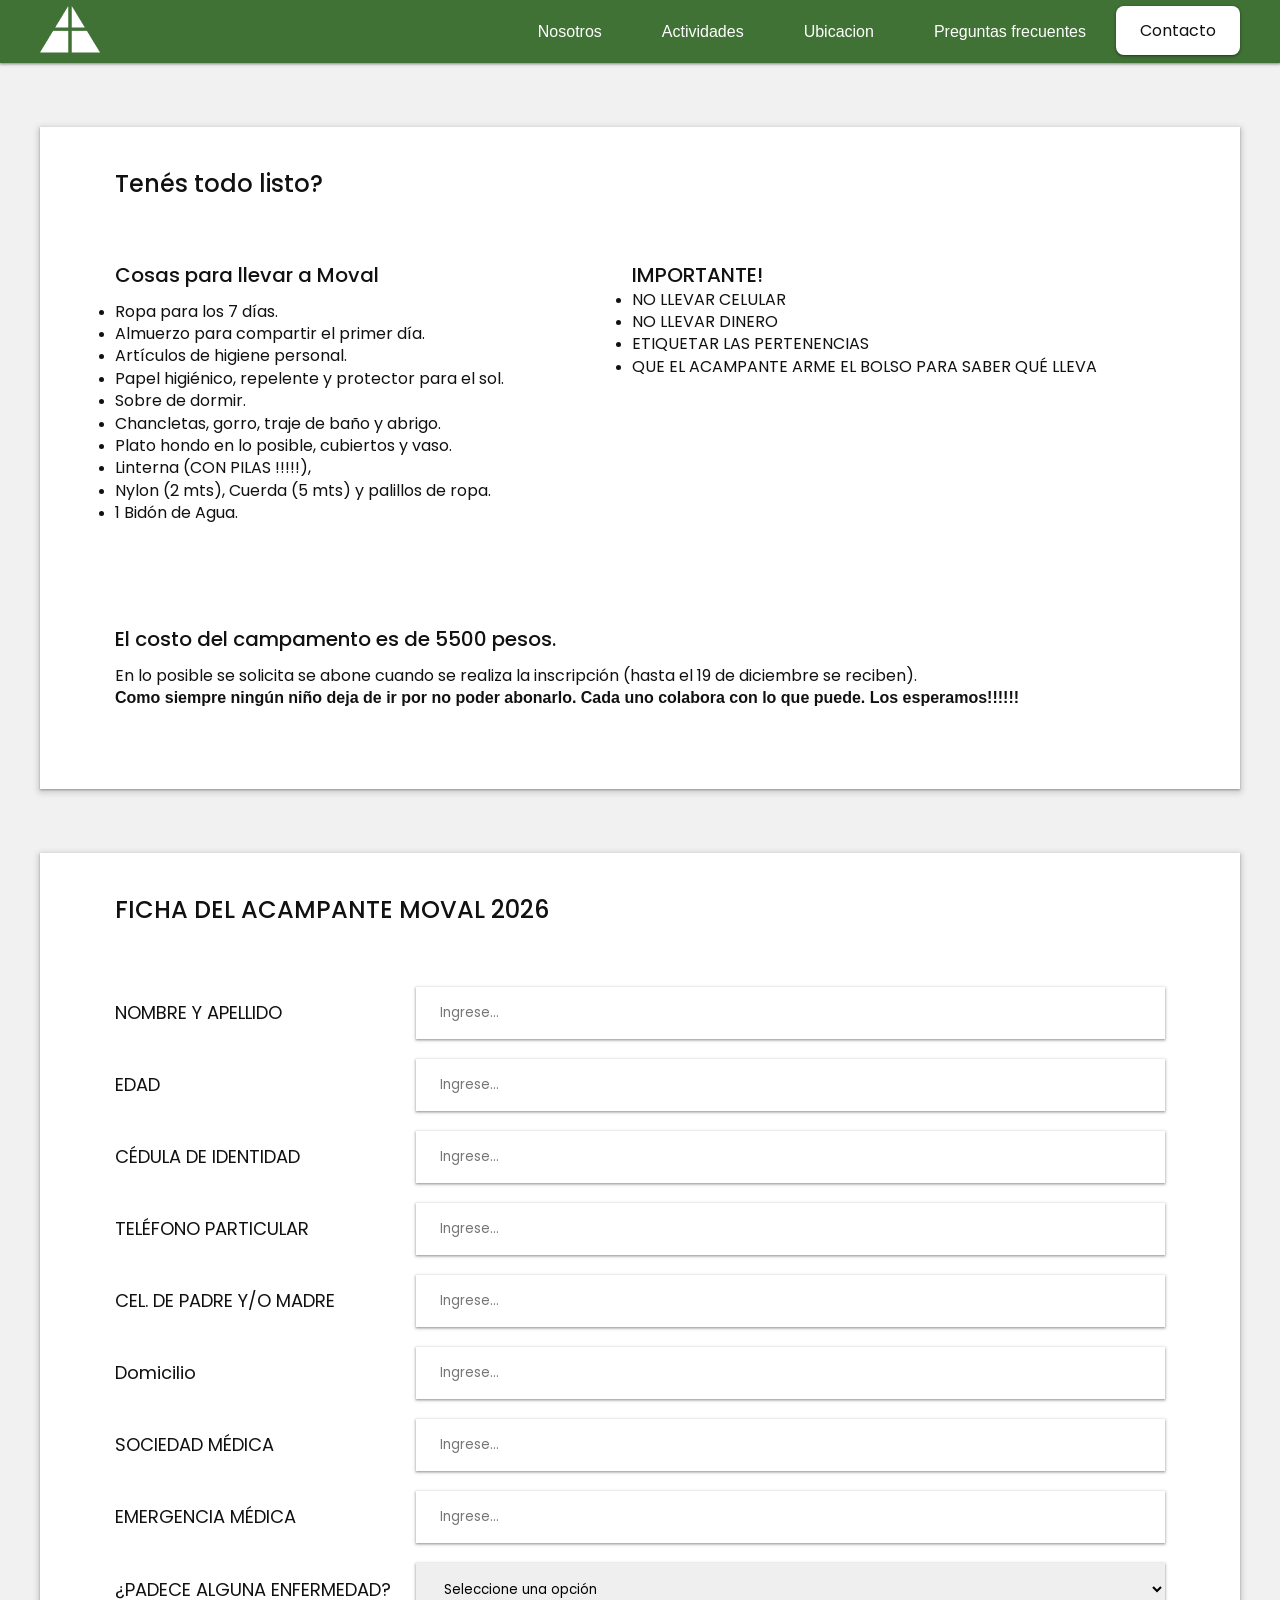
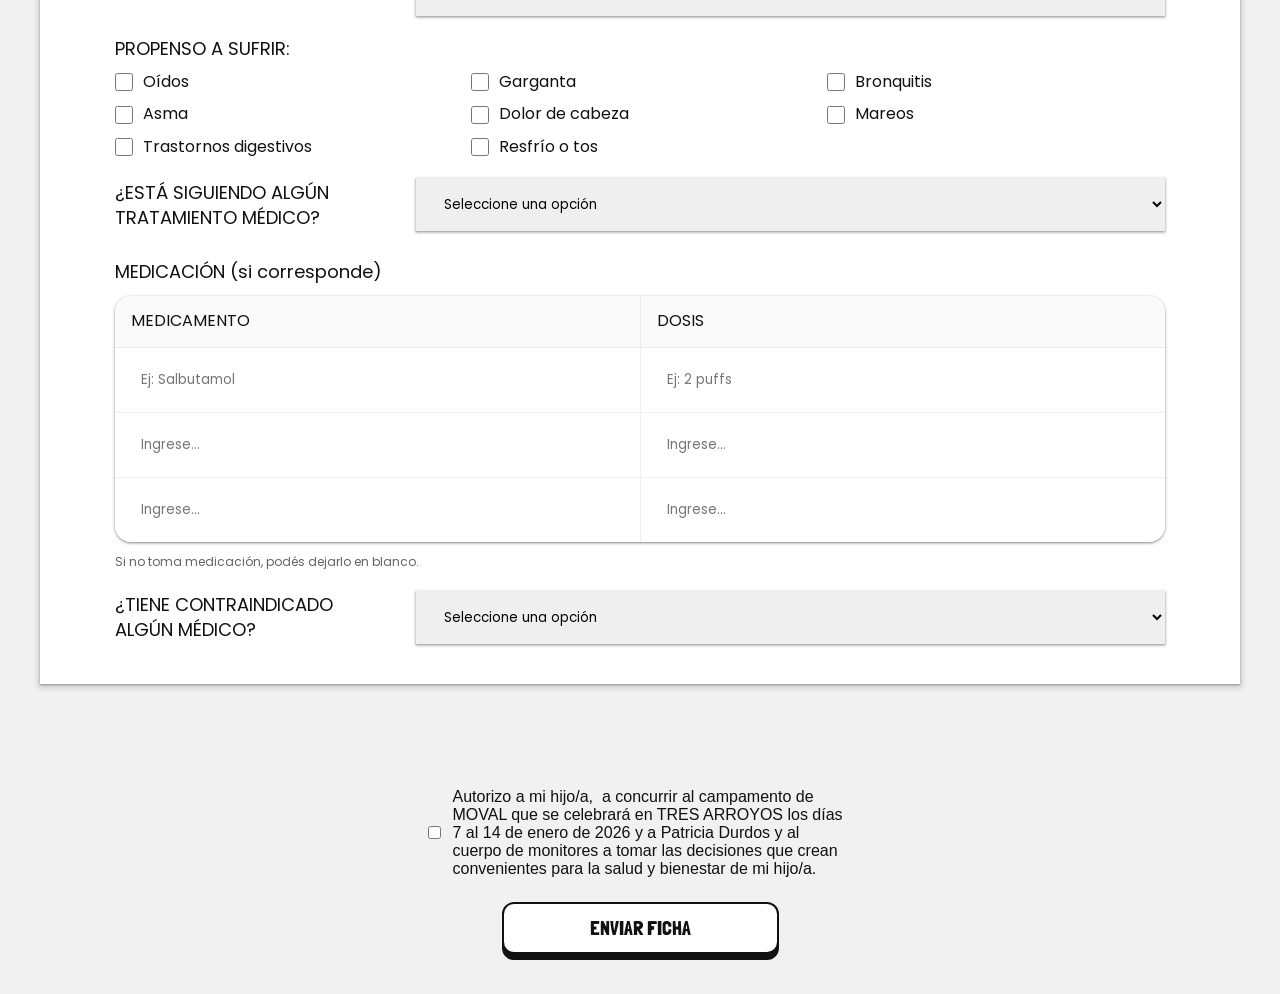
<file: form.html>
<!DOCTYPE html>
<html lang="en">
  <head>
    <meta charset="UTF-8" />
    <meta name="viewport" content="width=device-width, initial-scale=1.0" />
    <title>Moval - Ficha del acampante</title>
    <link rel="stylesheet" href="/css/moval_sass.css" />
    <link rel="preconnect" href="https://fonts.googleapis.com" />
    <link rel="preconnect" href="https://fonts.gstatic.com" crossorigin />
    <link
      href="https://fonts.googleapis.com/css2?family=Londrina+Solid:wght@100;300;400;900&family=Poppins:ital,wght@0,100;0,200;0,300;0,400;0,500;0,600;0,700;0,800;0,900;1,100;1,200;1,300;1,400;1,500;1,600;1,700;1,800;1,900&display=swap"
      rel="stylesheet"
    />
    <link
      rel="stylesheet"
      href="https://cdnjs.cloudflare.com/ajax/libs/font-awesome/6.5.1/css/all.min.css"
      integrity="sha512-DTOQO9RWCH3ppGqcWaEA1BIZOC6xxalwEsw9c2QQeAIftl+Vegovlnee1c9QX4TctnWMn13TZye+giMm8e2LwA=="
      crossorigin="anonymous"
      referrerpolicy="no-referrer"
    /><link rel="icon" type="image/png" href="Assets/Favico.png">
  </head>
  <body id="formBody">
    <nav>
      <ul class="sidebar">
        <li  onClick=hideSidebar() >
          <a href="#"><i class="fa-solid fa-xmark"></a></i>
        </li>
        <li>
          <a href="#aboutSection" class="typ-body">Nosotros</a>
        </li>
        <li><a href="index.html" class="typ-body">Actividades</a></li>
        <li><a href="index.html" class="typ-body">Ubicación</a></li>
        <li><a href="index.html" class="typ-body">Preguntas frecuentes</a></li>
        <li>
          <button class="btnSecondary">Contacto</button>
        </li>
      </ul>
      <ul>
        <li><img src="Assets/MovalLogo.webp" alt="Moval Logo" /></li>
        <li class="hideOnMobile" class="typ-body"><a href="index.html">Nosotros</a></li>
        <li class="hideOnMobile" class="typ-body"><a href="index.html">Actividades</a></li>
        <li class="hideOnMobile" class="typ-body"><a href="index.html">Ubicacion</a></li>
        <li class="hideOnMobile" class="typ-body"><a href="index.html">Preguntas frecuentes</a></li>
        <li class="hideOnMobile">
          <button class="btnSecondary">Contacto</button>
        </li>
        <li class="menu-button" onClick=showSidebar() >
          <a href="#"><i class="fa-solid fa-bars"></a></i>
        </li>
      </ul>
    </nav>
    </section>
    <section class="listaDeCosasALlevar">
        <div class="sectionCardStyleContainer">
          <h1 class="typ-subtitle-1">Tenés todo listo?</h1>
          <div class="itemsListContainer">
            <div class="itemsList">
              <p class="typ-subtitle-2">Cosas para llevar a Moval</p>
              <ul>
                <li>
                  <p class="typ-body">
                    Ropa para los 7 días.
                  </p>
                </li>
                <li>
                  <p class="typ-body">
                    Almuerzo para compartir el primer día.
                  </p>
                </li>
                <li>
                  <p class="typ-body">
                    Artículos de higiene personal.
                  </p>
                </li>
                <li>
                  <p class="typ-body">
                    Papel higiénico, repelente y protector para el sol.
                  </p>
                </li>
                <li>
                  <p class="typ-body">
                    Sobre de dormir.
                  </p>
                </li>
                <li>
                  <p class="typ-body">
                    Chancletas, gorro, traje de baño y abrigo.
                  </p>
                </li>
                <li>
                  <p class="typ-body">
                    Plato hondo en lo posible, cubiertos y vaso.
                  </p>
                </li>
                <li>
                  <p class="typ-body">
                    Linterna (CON PILAS !!!!!),
                  </p>
                </li>
                <li>
                  <p class="typ-body">
                    Nylon (2 mts), Cuerda (5 mts) y palillos de ropa.
                  </p>
                </li>
                <li>
                  <p class="typ-body">
                    1 Bidón de Agua.
                  </p>
                </li>
              </ul>

            </div>
            <div class="importantContainer">
              <p class="typ-subtitle-2">IMPORTANTE!</p>
              <ul>
                <li>
                  <p class="typ-body">
                    NO LLEVAR CELULAR
                  </p>
                </li>
                <li>
                  <p class="typ-body">
                    NO LLEVAR DINERO
                  </p>
                </li>
                <li>
                  <p class="typ-body">
                    ETIQUETAR LAS PERTENENCIAS
                  </p>
                </li>
                <li>
                  <p class="typ-body">
                    QUE EL ACAMPANTE ARME EL BOLSO PARA SABER QUÉ LLEVA
                  </p>
                </li>
              </ul>

            </div>
          </div>
          <div class="costo">
            <p class="typ-subtitle-2">El costo del campamento es de 5500 pesos. </p>
            <p class="typ-body">En lo posible se solicita se abone cuando se realiza la inscripción (hasta el 19 de diciembre se reciben).
              <br><span class="fw-700">Como siempre ningún niño deja de ir por no poder abonarlo. Cada uno colabora con lo que puede.
Los esperamos!!!!!!</span>
</p>
          </div>
        </div>
      </div>
    </section>
    <section class="fichaDelAcampante">
      <div class="sectionCardStyleContainer">
        <p class="typ-subtitle-1">FICHA DEL ACAMPANTE MOVAL 2026</p>
        <form action="" method="post" class="form">
          <div class="formLine">
            <p class="typ-lead">NOMBRE Y APELLIDO</p><input id="nameInput" maxlength="100" type="text" value="" class="formInput" placeholder="Ingrese...">
          </div>
          <div class="formLine">
            <p class="typ-lead">EDAD</p><input id="ageInput" type="number" min="1" max="19" step="1"  class="formInput" placeholder="Ingrese...">
          </div>
          <div class="formLine">
            <p class="typ-lead">CÉDULA DE IDENTIDAD</p><input id="ciInput" type="number" min="10000000" max="99999999" class="formInput" placeholder="Ingrese...">
          </div>
          <div class="formLine">
            <p class="typ-lead">TELÉFONO PARTICULAR</p><input id="telInput" type="number" min="10000000" max="99999999" class="formInput" placeholder="Ingrese...">
          </div>
          <div class="formLine">
            <p class="typ-lead">CEL.  DE PADRE Y/O MADRE</p><input id="parentCelInput" type="number" min="90000000" max="99999999"  class="formInput" placeholder="Ingrese...">
          </div>
          <div class="formLine">
            <p class="typ-lead">Domicilio</p><input id="addressInput" type="text" maxlength="100" class="formInput" placeholder="Ingrese...">
          </div>
          <div class="formLine">
            <p class="typ-lead">SOCIEDAD MÉDICA</p><input id="hospitalInput" type="text" maxlength="100" class="formInput" placeholder="Ingrese...">
          </div>
          <div class="formLine">
            <p class="typ-lead">EMERGENCIA MÉDICA</p><input id="medicalEmergencyInput" type="text" maxlength="100" class="formInput" placeholder="Ingrese...">
          </div>
          <div class="formLine">
            <p class="typ-lead">¿PADECE ALGUNA ENFERMEDAD?</p> 
              <select name="" onchange="renderIllness()" id="illnessChkInput"> 
                <option value="">Seleccione una opción</option>
                <option value=true>Si</option>
                <option value=false>No</option>
              </select>
          </div>
           <div class="formLine variableInputContainer" id="illnessInputContainer">
            <p class="typ-lead">¿CUAL?</p><input id="illnessInput" type="text" maxlength="100"  class="formInput" placeholder="Ingrese...">
          </div>
          <fieldset class="healthFieldset">
    <legend class="typ-lead">PROPENSO A SUFRIR:</legend>

    <div class="healthCheckboxGrid">
      <label class="healthCheck" >
        <input type="checkbox" id="suceptibleOidos" name="propenso[]" />
        <span class="typ-body">Oídos</span>
      </label>

      <label class="healthCheck">
        <input type="checkbox" id="suceptibleGarganta" name="propenso[]" />
        <span class="typ-body">Garganta</span>
      </label>

      <label class="healthCheck">
        <input type="checkbox" id="suceptibleBronquitis" name="propenso[]" />
        <span class="typ-body">Bronquitis</span>
      </label>

      <label class="healthCheck">
        <input type="checkbox" id="suceptibleAsma" name="propenso[]" />
        <span class="typ-body">Asma</span>
      </label>

      <label class="healthCheck">
        <input type="checkbox" id="suceptibleDolorCabeza" name="propenso[]" />
        <span class="typ-body">Dolor de cabeza</span>
      </label>

      <label class="healthCheck">
        <input type="checkbox" id="suceptibleMareos" name="propenso[]" />
        <span class="typ-body">Mareos</span>
      </label>

      <label class="healthCheck">
        <input type="checkbox" id="suceptibleTrastornosDigestivos" name="propenso[]" />
        <span class="typ-body">Trastornos digestivos</span>
      </label>

      <label class="healthCheck">
        <input type="checkbox" id="suceptibleResfrioTos" name="propenso[]" />
        <span class="typ-body"> Resfrío o tos</span>
      </label>
    </div>
          </fieldset>
          <div class="formLine" >
            <p class="typ-lead ">¿ESTÁ SIGUIENDO ALGÚN TRATAMIENTO MÉDICO?</p> 
              <select name="" onchange="renderTreatment()" id="treatmentChkInput"> 
                <option value="">Seleccione una opción</option>
                <option value="si">Si</option>
                <option value="no">No</option>
              </select>
          </div>
           <div class="formLine variableInputContainer" id="treatmentInputContainer">
            <p class="typ-lead">¿CUAL?</p><input id="treatmentInput" type="text" maxlength="100"  class="formInput" placeholder="Ingrese...">
          </div>
          <div class="formTableBlock">
  <p class="typ-lead">MEDICACIÓN (si corresponde)</p>

  <div class="formTableWrap">
    <table class="formTable">
      <thead>
        <tr>
          <th class="typ-body">MEDICAMENTO</th>
          <th class="typ-body">DOSIS</th>
        </tr>
      </thead>
      <tbody>
        <tr>
          <td>
            <input
              type="text"
              maxlength="100"
              name="medicamento[]"
              class="tableInput tableMedicationsInputName"
              placeholder="Ej: Salbutamol"
            />
          </td>
          <td>
            <input
              type="text"
              name="dosis[]"
              maxlength="100"
              class="tableInput tableMedicationsInputDosis"
              placeholder="Ej: 2 puffs"
            />
          </td>
        </tr>

        <tr>
          <td>
            <input
              type="text"
              name="medicamento[]"
              maxlength="100"
              class="tableInput tableMedicationsInputName"
              placeholder="Ingrese..."
            />
          </td>
          <td>
            <input
              type="text"
              name="dosis[]"
              maxlength="100"
              class="tableInput tableMedicationsInputDosis"
              placeholder="Ingrese..."
            />
          </td>
        </tr>

        <tr>
          <td>
            <input
              type="text"
              name="medicamento[]"
              maxlength="100"
              class="tableInput tableMedicationsInputName"
              placeholder="Ingrese..."
            />
          </td>
          <td>
            <input
              type="text"
              name="dosis[]"
              maxlength="100"
              class="tableInput tableMedicationsInputDosis"
              placeholder="Ingrese..."
            />
          </td>
        </tr>
      </tbody>
    </table>
  </div>

  <p class="typ-tiny tableHint">
    Si no toma medicación, podés dejarlo en blanco.
  </p>
</div>
<div class="formLine " >
            <p class="typ-lead">¿TIENE CONTRAINDICADO ALGÚN MÉDICO?</p> 
              <select name="" onchange="renderContraindicated()" id="contraindicatedChkInput"> 
                <option value="">Seleccione una opción</option>
                <option value="si">Si</option>
                <option value="no">No</option>
              </select>
          </div>
           <div class="formLine variableInputContainer" id="contraindicatedInputContainer">
            <p class="typ-lead">¿CUAL?</p><input id="contraindicatedInput" type="text" maxlength="100"  class="formInput" placeholder="Ingrese...">
          </div>
          <div class="formLine" style="display: none;" id="">
            <p class="typ-lead" style="display: none;">Este Campo no se debe llenar</p><input style="display: none;" id="serialNumberInput" type="number" min="0" max="100" step="1" maxlength="100"  class="formInput" placeholder="Ingrese...">
          </div>
        </form>
      </div>
    </section>
    <section class="finalFormPart">
      <div class="flex">
        <input type="checkbox" name="" id="authorizationChkInput" />
        <p>Autorizo a mi hijo/a,  a concurrir al campamento de MOVAL que se celebrará en TRES ARROYOS los días 7 al 14 de enero de 2026 y a Patricia Durdos y al cuerpo de monitores a tomar las decisiones que crean convenientes para la salud y bienestar de mi hijo/a.</p>
      </div>
      <button class="btnPrimary" id="submitFormBtn">ENVIAR FICHA</button>
    </section>
    <script src="/js/form.js"></script>
  </body>
</html>
</file>
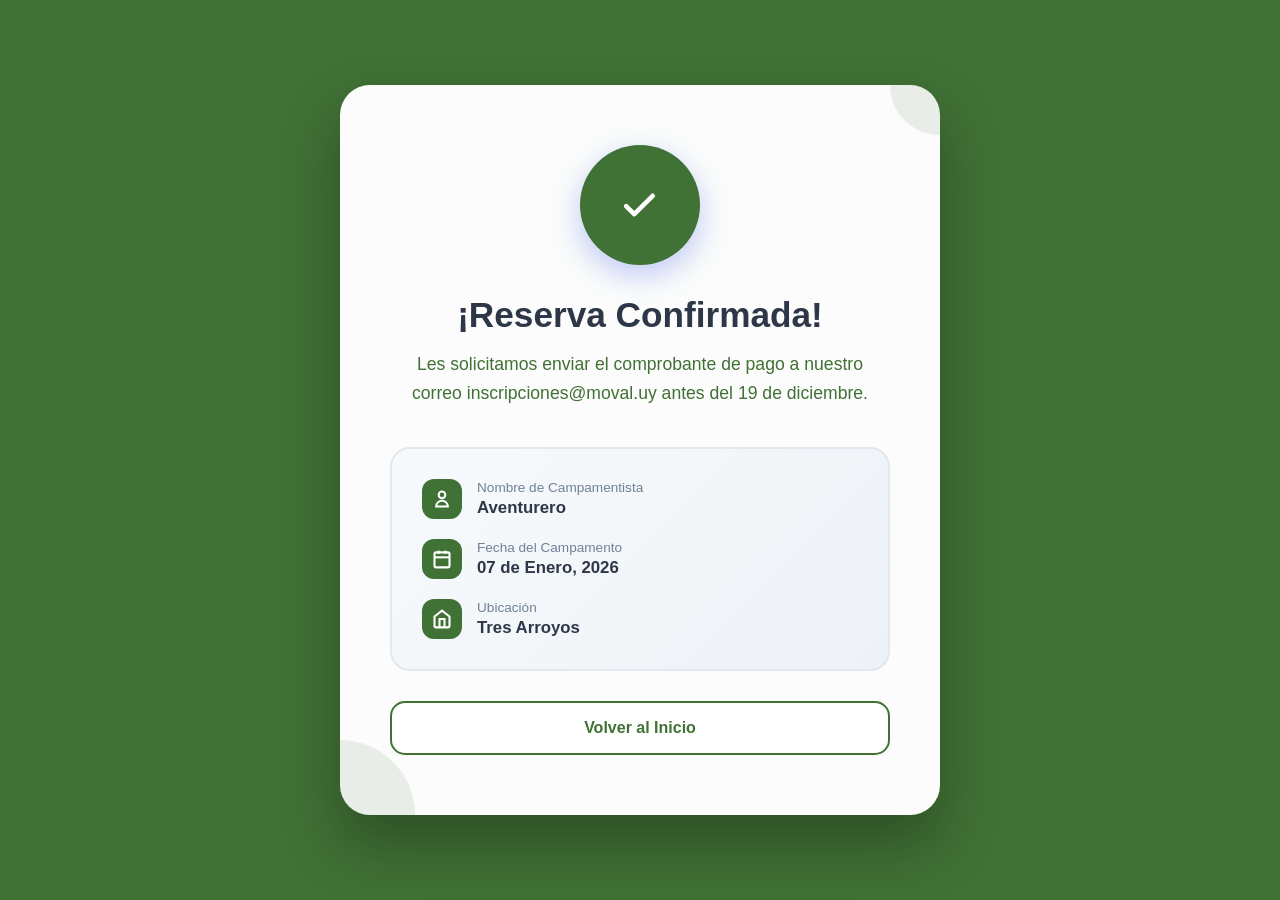
<file: registroExitoso.html>
<!DOCTYPE html>
<html lang="es">
  <head>
    <meta charset="UTF-8" />
    <meta name="viewport" content="width=device-width, initial-scale=1.0" />
    <title>Inscripcion Realizada - Moval</title>
    <link rel="icon" type="image/png" href="Assets/Favico.png" />
    <style>
      * {
        margin: 0;
        padding: 0;
        box-sizing: border-box;
      }

      body {
        font-family: 'Segoe UI', Tahoma, Geneva, Verdana, sans-serif;
        background: #407135;
        min-height: 100vh;
        display: flex;
        align-items: center;
        justify-content: center;
        padding: 20px;
        overflow-x: hidden;
      }

      .container {
        background: rgba(255, 255, 255, 0.98);
        border-radius: 30px;
        padding: 60px 50px;
        max-width: 600px;
        width: 100%;
        box-shadow: 0 30px 60px rgba(0, 0, 0, 0.3);
        position: relative;
        animation: slideUp 0.6s ease-out;
        overflow: hidden;
      }

      @keyframes slideUp {
        from {
          opacity: 0;
          transform: translateY(30px);
        }
        to {
          opacity: 1;
          transform: translateY(0);
        }
      }

      .icon-wrapper {
        width: 120px;
        height: 120px;
        margin: 0 auto 30px;
        position: relative;
      }

      .checkmark-circle {
        width: 120px;
        height: 120px;
        border-radius: 50%;
        background: #407135;
        display: flex;
        align-items: center;
        justify-content: center;
        animation: scaleIn 0.5s ease-out 0.2s backwards;
        box-shadow: 0 10px 30px rgba(102, 126, 234, 0.4);
      }

      @keyframes scaleIn {
        from {
          transform: scale(0);
        }
        to {
          transform: scale(1);
        }
      }

      .checkmark {
        width: 60px;
        height: 60px;
        stroke: white;
        stroke-width: 4;
        stroke-linecap: round;
        stroke-linejoin: round;
        fill: none;
        stroke-dasharray: 100;
        stroke-dashoffset: 100;
        animation: drawCheck 0.6s ease-out 0.4s forwards;
      }

      @keyframes drawCheck {
        from {
          stroke-dashoffset: 100;
        }
        to {
          stroke-dashoffset: 0;
        }
      }

      h1 {
        color: #2d3748;
        font-size: 2.2rem;
        text-align: center;
        margin-bottom: 15px;
        font-weight: 700;
        animation: fadeIn 0.6s ease-out 0.5s backwards;
      }

      @keyframes fadeIn {
        from {
          opacity: 0;
        }
        to {
          opacity: 1;
        }
      }

      .subtitle {
        color: #718096;
        text-align: center;
        font-size: 1.1rem;
        margin-bottom: 40px;
        line-height: 1.6;
        animation: fadeIn 0.6s ease-out 0.6s backwards;
      }

      .subtitle span {
        font-weight: 500;
        color: #407135;
      }

      .info-card {
        background: linear-gradient(135deg, #f7fafc 0%, #edf2f7 100%);
        border-radius: 20px;
        padding: 30px;
        margin-bottom: 30px;
        animation: fadeIn 0.6s ease-out 0.7s backwards;
        border: 2px solid #e2e8f0;
      }

      .info-item {
        display: flex;
        align-items: center;
        margin-bottom: 20px;
      }

      .info-item:last-child {
        margin-bottom: 0;
      }

      .info-icon {
        width: 40px;
        height: 40px;
        background: #407135;
        border-radius: 12px;
        display: flex;
        align-items: center;
        justify-content: center;
        margin-right: 15px;
        flex-shrink: 0;
      }

      .info-icon svg {
        width: 20px;
        height: 20px;
        stroke: white;
        stroke-width: 2.5;
        fill: none;
      }

      .info-content {
        flex: 1;
      }

      .info-label {
        font-size: 0.85rem;
        color: #718096;
        margin-bottom: 3px;
        font-weight: 500;
      }

      .info-value {
        font-size: 1.05rem;
        color: #2d3748;
        font-weight: 600;
      }

      .buttons {
        display: flex;
        gap: 15px;
        margin-top: 30px;
        animation: fadeIn 0.6s ease-out 0.8s backwards;
      }

      .btn {
        flex: 1;
        padding: 16px 24px;
        border: none;
        border-radius: 15px;
        font-size: 1rem;
        font-weight: 600;
        cursor: pointer;
        transition: all 0.3s ease;
        text-decoration: none;
        display: inline-block;
        text-align: center;
      }

      .btn-primary {
        background: #407135;
        color: white;
        box-shadow: 0 4px 15px rgba(64, 113, 53, 0.4);
      }

      .btn-primary:hover {
        transform: translateY(-2px);
        box-shadow: 0 6px 20px rgba(64, 113, 53, 0.5);
      }

      .btn-secondary {
        background: white;
        color: #407135;
        border: 2px solid #407135;
      }

      .btn-secondary:hover {
        background: #f7fafc;
        transform: translateY(-2px);
      }

      .decorative-circle {
        position: absolute;
        border-radius: 50%;
        background: #407135;
        opacity: 0.1;
        animation: float 3s ease-in-out infinite;
      }

      .circle-1 {
        width: 100px;
        height: 100px;
        top: -50px;
        right: -50px;
      }

      .circle-2 {
        width: 150px;
        height: 150px;
        bottom: -75px;
        left: -75px;
        animation-delay: 1s;
      }

      @keyframes float {
        0%,
        100% {
          transform: translateY(0);
        }
        50% {
          transform: translateY(-20px);
        }
      }

      .confetti {
        position: fixed;
        width: 10px;
        height: 10px;
        background: #667eea;
        top: -20px;
        animation: confetti-fall 3s linear;
        z-index: 1000;
      }

      @keyframes confetti-fall {
        from {
          transform: translateY(0) rotate(0deg);
          opacity: 1;
        }
        to {
          transform: translateY(calc(100vh + 20px)) rotate(360deg);
          opacity: 0;
        }
      }

      @media (max-width: 600px) {
        .container {
          padding: 40px 30px;
        }

        h1 {
          font-size: 1.8rem;
        }

        .buttons {
          flex-direction: column;
        }

        .btn {
          width: 100%;
        }
      }
    </style>
  </head>
  <body>
    <div class="container">
      <div class="decorative-circle circle-1"></div>
      <div class="decorative-circle circle-2"></div>

      <div class="icon-wrapper">
        <div class="checkmark-circle">
          <svg class="checkmark" viewBox="0 0 52 52">
            <path d="M14 27l7 7 16-16" />
          </svg>
        </div>
      </div>

      <h1>¡Reserva Confirmada!</h1>
      <p class="subtitle">
        <span>
          Les solicitamos enviar el comprobante de pago a nuestro correo
          inscripciones@moval.uy antes del 19 de diciembre.
        </span>
      </p>

      <div class="info-card">
        <div class="info-item">
          <div class="info-icon">
            <svg viewBox="0 0 24 24">
              <path
                d="M16 7a4 4 0 11-8 0 4 4 0 018 0zM12 14a7 7 0 00-7 7h14a7 7 0 00-7-7z"
              />
            </svg>
          </div>
          <div class="info-content">
            <div class="info-label">Nombre de Campamentista</div>
            <div class="info-value" id="name"></div>
          </div>
        </div>

        <div class="info-item">
          <div class="info-icon">
            <svg viewBox="0 0 24 24">
              <rect x="3" y="4" width="18" height="18" rx="2" ry="2"></rect>
              <line x1="16" y1="2" x2="16" y2="6"></line>
              <line x1="8" y1="2" x2="8" y2="6"></line>
              <line x1="3" y1="10" x2="21" y2="10"></line>
            </svg>
          </div>
          <div class="info-content">
            <div class="info-label">Fecha del Campamento</div>
            <div class="info-value" id="checkInDate">07 de Enero, 2026</div>
          </div>
        </div>

        <div class="info-item">
          <div class="info-icon">
            <svg viewBox="0 0 24 24">
              <path d="M3 9l9-7 9 7v11a2 2 0 0 1-2 2H5a2 2 0 0 1-2-2z"></path>
              <polyline points="9 22 9 12 15 12 15 22"></polyline>
            </svg>
          </div>
          <div class="info-content">
            <div class="info-label">Ubicación</div>
            <div class="info-value">Tres Arroyos</div>
          </div>
        </div>
      </div>
      <div class="buttons">
        <a href="/" class="btn btn-secondary"> Volver al Inicio </a>
      </div>
    </div>

    <script>
      // Generar confeti

      const reqQuerys = new URLSearchParams(window.location.search);
      console.log(reqQuerys.get('name'));
      const name = reqQuerys.get('name') || 'Aventurero';
      document.getElementById('name').textContent = name;

      function createConfetti() {
        const colors = ['#667eea', '#764ba2', '#f093fb', '#4facfe'];
        for (let i = 0; i < 50; i++) {
          setTimeout(() => {
            const confetti = document.createElement('div');
            confetti.className = 'confetti';
            confetti.style.left = Math.random() * 100 + '%';
            confetti.style.background =
              colors[Math.floor(Math.random() * colors.length)];
            confetti.style.animationDelay = Math.random() * 0.5 + 's';
            confetti.style.animationDuration = Math.random() * 2 + 2 + 's';
            document.body.appendChild(confetti);

            setTimeout(() => confetti.remove(), 3000);
          }, i * 30);
        }
      }

      // Generar número de confirmación aleatorio
      function generateConfirmationNumber() {
        const num = Math.floor(Math.random() * 9000) + 1000;
        document.getElementById(
          'confirmNumber'
        ).textContent = `CAMP-2024-${num}`;
      }

      // Función para descargar confirmación (simulada)
      function downloadConfirmation() {
        alert(
          '¡Tu confirmación se está descargando! En un caso real, aquí se generaría un PDF con todos los detalles de tu reserva.'
        );
      }

      // Inicializar al cargar
      window.addEventListener('load', () => {
        createConfetti();
        generateConfirmationNumber();
      });
    </script>
  </body>
</html>
</file>
<file: css/moval_sass.css>
* {
  font-family: sans-serif;
  margin: 0;
  padding: 0;
}

.fw-500 {
  font-weight: 500;
}

.fw-700 {
  font-weight: 700;
}

body {
  background-color: #f1f1f1;
  color: #111;
  min-height: 100vh;
}

.typ-display {
  font-family: "Londrina Solid", sans-serif;
  font-size: 74px;
  line-height: 0.85;
  font-weight: 500;
  text-shadow: 0px 5px 0px #111;
}

.typ-h1 {
  font-family: "Londrina Solid", sans-serif;
  font-size: 48px;
  line-height: 1.2;
  font-weight: 500;
}

.typ-h2 {
  font-family: "Londrina Solid", sans-serif;
  font-size: 40px;
  line-height: 1.2;
  font-weight: 500;
}

.typ-h3 {
  font-family: "Londrina Solid", sans-serif;
  font-size: 32px;
  line-height: 1.2;
  font-weight: 500;
}

.typ-h4 {
  font-family: "Londrina Solid", sans-serif;
  font-size: 28px;
  line-height: 1.2;
  font-weight: 500;
}

.typ-subtitle-1 {
  font-family: "Poppins", sans-serif;
  font-size: 24px;
  line-height: 1.4;
  font-weight: 500;
}

.typ-subtitle-2 {
  font-family: "Poppins", sans-serif;
  font-size: 20px;
  line-height: 1.4;
  font-weight: 500;
}

.typ-lead {
  font-family: "Poppins", sans-serif;
  font-size: 18px;
  line-height: 1.4;
  font-weight: 400;
}

.typ-body {
  font-family: "Poppins", sans-serif;
  font-size: 16px;
  line-height: 1.4;
  font-weight: 400;
}

.typ-small {
  font-family: "Poppins", sans-serif;
  font-size: 14px;
  line-height: 1.4;
  font-weight: 400;
}

.typ-tiny {
  font-family: "Poppins", sans-serif;
  font-size: 12px;
  line-height: 1.4;
  font-weight: 400;
}

.sectionContentContainer {
  width: 100%;
  height: 100%;
  display: flex;
  align-items: center;
  justify-content: center;
  display: flex;
  flex-direction: column;
  gap: 60px;
  padding: 0 40px;
  max-width: 1420px;
}

section {
  margin-bottom: 120px;
  width: 100%;
  display: flex;
  justify-content: center;
}

.sectionTitleContainer {
  display: flex;
  flex-direction: column;
  gap: 16px;
  text-align: center;
}

.btnPrimary {
  box-sizing: border-box;
  font-family: "Londrina Solid", sans-serif;
  font-size: 20px;
  font-weight: 400;
  width: 277px;
  border: none;
  text-decoration: none;
  cursor: pointer;
  transition: transform 0.15s ease;
  color: #111;
  background-color: #fff;
  padding: 12px 54px;
  border-radius: 12px;
  border: solid 2px #111;
  box-shadow: 0px 6px #111;
  text-align: center;
  z-index: 1;
}
.btnPrimary:hover {
  background-color: #d3d3d3;
}
.btnPrimary:active {
  transform: translateY(6px);
  box-shadow: none;
  border: solid 2px #fff;
  color: #fff;
  background-color: rgb(12, 41, 25);
}

.btnSecondary {
  width: -moz-fit-content;
  width: fit-content;
  font-family: "Poppins", sans-serif;
  color: #111;
  background-color: #fff;
  border-radius: 8px;
  font-size: 16px;
  padding: 12px 24px;
  box-shadow: 0px 1px 2px 0px rgba(0, 0, 0, 0.3), 0px 1px 3px 1px rgba(0, 0, 0, 0.15);
  border: none;
  text-decoration: none;
  cursor: pointer;
  transition: transform 0.15s ease;
}
.btnSecondary:hover {
  transform: translateY(-2px);
  box-shadow: 0px 1px 2px 0px rgba(0, 0, 0, 0.3), 0px 2px 6px 2px rgba(0, 0, 0, 0.15);
}

nav {
  background-color: #407135;
  box-shadow: 0px 1px 2px 0px rgba(0, 0, 0, 0.3), 0px 1px 3px 1px rgba(0, 0, 0, 0.15);
}
nav ul {
  box-sizing: border-box;
  padding: 6px 40px;
  margin: auto;
  max-width: 1500px;
  display: flex;
  list-style: none;
}
nav a {
  height: 100%;
  padding: 0 30px;
  text-decoration: none;
  display: flex;
  align-items: center;
  justify-content: center;
  border-radius: 2px;
  color: #fff;
}
nav a:hover {
  background-color: #2d5624;
}
nav li:first-child {
  margin-right: auto;
}
nav li:last-child {
  margin-left: auto;
}

.fa-xmark,
.fa-bars {
  color: #fff;
  font-size: 24px;
}

.sidebar {
  position: fixed;
  top: 0;
  right: 0;
  height: 100vh;
  width: 250px;
  z-index: 999;
  background-color: #407135;
  box-shadow: 0px 8px 12px 6px rgba(0, 0, 0, 0.15), 0px 4px 4px 0px rgba(0, 0, 0, 0.3);
  display: flex;
  flex-direction: column;
  align-items: flex-start;
  justify-content: flex-start;
  display: none;
  padding: 0;
}
.sidebar li {
  text-align: left;
  width: 100%;
}
.sidebar li:last-child {
  display: none;
}
.sidebar a {
  box-sizing: border-box;
  height: 100%;
  padding: 15px 30px;
  width: 100%;
}

.menu-button {
  display: none;
}

@media (max-width: 967px) {
  .hideOnMobile {
    display: none;
  }
  .menu-button {
    display: block;
  }
}
@media (max-width: 400px) {
  .sidebar {
    width: 100%;
  }
}
.heroImage {
  display: flex;
  align-items: center;
  justify-content: center;
  width: 100%;
  height: 750px;
  background-image: linear-gradient(rgba(61, 105, 53, 0.5), rgba(61, 105, 53, 0.5)), url("/Assets/MovalHero.webp");
  background-position: center;
  background-repeat: no-repeat;
  background-size: cover;
}

.heroContentContainer {
  display: flex;
  color: #fff;
  text-align: left;
  width: 100%;
  gap: 64px;
}

.heroContent {
  display: flex;
  flex-direction: column;
  gap: 48px;
  flex: 0.3;
}

.heroTextContainer {
  display: flex;
  flex-direction: column;
  gap: 32px;
}

.heroTitleContainer {
  display: flex;
  flex-direction: column;
  gap: 16px;
}

.heroSubtitleContainer {
  display: flex;
  align-items: center;
  justify-content: center;
  gap: 16px;
}
.heroSubtitleContainer::before, .heroSubtitleContainer::after {
  content: "";
  display: block;
  height: 4px;
  width: 60px;
  border-radius: 999px;
  background-color: #fff;
  box-shadow: 0px 2px 0px #1b1b1b;
}

.heroSubtitle {
  color: #fff;
  font-size: 24px;
  text-shadow: 0px 2px 0px #111;
  font-weight: 400;
}

.ctaContainer {
  display: flex;
  flex-direction: column;
  gap: 12px;
}

.sectionAboutContent {
  display: flex;
  gap: 40px;
  width: 100%;
  align-items: stretch;
}
@media (max-width: 768px) {
  .sectionAboutContent {
    flex-direction: column;
  }
}

.divAboutLeft,
.divAboutRight {
  flex: 1 1 0;
  min-width: 0;
}

.divAboutLeft {
  display: flex;
  align-items: center;
  justify-content: center;
}

.imageCard {
  width: 100%;
  height: 700px;
  padding: 16px;
  background-color: #fff;
  box-shadow: 0px 1px 2px 0px rgba(0, 0, 0, 0.3), 0px 1px 3px 1px rgba(0, 0, 0, 0.15);
  border-radius: 12px;
  transform: rotate(-1.3deg);
  overflow: hidden;
  display: flex;
  align-items: center;
  justify-content: center;
}
.imageCard img {
  width: 100%;
  height: 100%;
  -o-object-fit: cover;
     object-fit: cover;
  display: block;
}

.divAboutRight {
  display: flex;
  flex-direction: column;
  gap: 32px;
  justify-content: center;
  text-align: center;
  align-items: center;
  width: 100%;
  padding: clamp(16px, 3vw, 32px);
  overflow: hidden;
}

.divAboutPostitContainer {
  width: 100%;
  max-width: 100%;
  display: flex;
  flex-wrap: wrap;
  justify-content: center;
  align-items: stretch;
  gap: clamp(8px, 1.2vw, 16px);
}

.divAboutPostit {
  display: flex;
  flex-direction: column;
  gap: 16px;
  justify-content: center;
  height: -moz-fit-content;
  height: fit-content;
  padding: clamp(10px, 2rem, 144541px);
  flex: 1 1 1;
  max-width: 220px;
  box-shadow: 0px 1px 2px 0px rgba(0, 0, 0, 0.3), 0px 1px 3px 1px rgba(0, 0, 0, 0.15);
  min-width: 0;
  transition: 200ms;
}
.divAboutPostit p {
  font-family: "Londrina Solid", sans-serif;
  font-weight: 300;
  font-size: clamp(16px, 1.2vw, 20px);
  line-height: 1.1;
}
.divAboutPostit span {
  font-family: "Poppins", sans-serif;
  font-weight: 500;
  font-size: clamp(11px, 0.95vw, 14px);
  opacity: 0.8;
}
@media (max-width: 768px) {
  .divAboutPostit {
    flex: 1 1 clamp(150px, 45%, 220px);
    max-width: none;
  }
}

.postIt1 {
  background-color: #87cddc;
  transform: rotate(-2.5deg);
}
.postIt1:hover {
  transform: rotate(6deg);
  box-shadow: 0px 6px 10px 4px rgba(0, 0, 0, 0.15), 0px 2px 3px 0px rgba(0, 0, 0, 0.3);
}

.postIt2 {
  background-color: #eee8a2;
  transform: rotate(-1.8deg);
}
.postIt2:hover {
  transform: rotate(6deg);
  box-shadow: 0px 6px 10px 4px rgba(0, 0, 0, 0.15), 0px 2px 3px 0px rgba(0, 0, 0, 0.3);
}

.postIt3 {
  background-color: #e0b4e8;
  transform: rotate(2.2deg);
}
.postIt3:hover {
  transform: rotate(-4.2deg);
  box-shadow: 0px 6px 10px 4px rgba(0, 0, 0, 0.15), 0px 2px 3px 0px rgba(0, 0, 0, 0.3);
}

.padreLucasContent {
  display: flex;
  gap: 40px;
  width: 100%;
  align-items: stretch;
}

.padreLucasImg {
  padding: 16px;
  flex: 2 1 0;
  max-width: 100%;
  border-radius: 12px;
  box-shadow: 0px 1px 2px 0px rgba(0, 0, 0, 0.3), 0px 2px 6px 2px rgba(0, 0, 0, 0.15);
  -o-object-fit: cover;
     object-fit: cover;
  width: 100%;
  height: 100%;
}
.padreLucasImg img {
  width: 100%;
  height: 100%;
  border-radius: 8px;
  -o-object-fit: cover;
     object-fit: cover;
}

.padreLucasTextContainer {
  flex: 1 1 0;
  display: flex;
  flex-direction: column;
  gap: 24px;
  justify-content: center;
  text-align: left;
  align-items: flex-start;
}

.ourTeamCards {
  width: 100%;
  display: flex;
  gap: 40px;
}

.ourTeamCard {
  background-color: #fff;
  border-radius: 12px;
  box-shadow: 0px 1px 2px 0px rgba(0, 0, 0, 0.3), 0px 1px 3px 1px rgba(0, 0, 0, 0.15);
  padding: 24px;
  display: flex;
  flex-direction: column;
  gap: 24px;
  text-align: center;
  width: 100%;
}
.ourTeamCard img {
  border-radius: 8px;
  height: 340px;
  width: 100%;
  background-color: rgb(194, 194, 194);
}

.ourTeamCardTextContainer {
  display: flex;
  flex-direction: column;
  gap: 12px;
  text-align: center;
}

.activitiesGrid {
  width: 100%;
  display: flex;
  flex-direction: column;
  gap: 40px;
}

.activitiesRow {
  display: flex;
  gap: 40px;
}

.activityCard {
  background-color: #fff;
  border-radius: 12px;
  box-shadow: 0px 1px 2px 0px rgba(0, 0, 0, 0.3), 0px 1px 3px 1px rgba(0, 0, 0, 0.15);
  padding: 24px;
  display: flex;
  flex-direction: column;
  gap: 24px;
  text-align: center;
  width: 100%;
}

.activityIcon {
  font-size: 80px;
  color: #407135;
}

.activityCardTextContainer {
  display: flex;
  flex-direction: column;
  gap: 12px;
}

#WhatsappButton {
  position: fixed;
  right: 10%;
  bottom: 10%;
  z-index: 9999;
  cursor: pointer;
  filter: drop-shadow(0 8px 12px rgba(0, 0, 0, 0.2));
  transition: transform 0.15s ease, filter 0.15s ease;
}
#WhatsappButton:hover {
  transform: translateY(-3px);
  filter: drop-shadow(0 12px 18px rgba(0, 0, 0, 0.25));
}
#WhatsappButton:active {
  transform: translateY(1px);
}

iframe {
  box-sizing: border-box;
  padding: 16px;
  width: 100%;
  height: 550px;
  background-color: #fff;
  border-radius: 24px;
  box-shadow: 0px 1px 2px 0px rgba(0, 0, 0, 0.3), 0px 2px 6px 2px rgba(0, 0, 0, 0.15);
}

.checkListSectionContent {
  display: flex;
  width: 100%;
}

.checkList {
  flex: 1 1 0;
  display: flex;
  flex-direction: column;
}

.checkItem {
  display: flex;
  align-items: center;
  gap: 12px;
  padding: 12px 14px;
  cursor: pointer;
}
.checkItem span {
  font-family: "Londrina Solid", sans-serif;
  font-weight: 300;
  font-size: 20px;
}
.checkItem input[type=checkbox] {
  -moz-appearance: none;
       appearance: none;
  -webkit-appearance: none;
  width: 24px;
  height: 24px;
  border: 4px solid #000;
  background: #fff;
  display: grid;
  place-content: center;
  cursor: pointer;
  transform: rotate(var(--rot));
}
.checkItem input[type=checkbox]::after {
  content: "";
  display: block;
  width: 12px;
  height: 6px;
  border-left: 4px solid #000;
  border-bottom: 4px solid #000;
  transform: rotate(-45deg) scale(0);
  transform-origin: center;
  transition: transform 0.1s ease;
}
.checkItem input[type=checkbox]:checked::after {
  transform: rotate(-45deg) scale(1);
}
.checkItem input[type=checkbox]:checked + span {
  text-decoration: line-through;
  opacity: 0.65;
}
.checkItem:nth-child(5n+1) {
  --rot: -4deg;
}
.checkItem:nth-child(5n+2) {
  --rot: -2deg;
}
.checkItem:nth-child(5n+3) {
  --rot: 0deg;
}
.checkItem:nth-child(5n+4) {
  --rot: 2deg;
}
.checkItem:nth-child(5n+5) {
  --rot: 4deg;
}

.checkListPhotos {
  flex: 2 1 0;
  background-color: rgba(0, 0, 0, 0.1);
}

.FaqContainer {
  display: flex;
  flex-direction: column;
  gap: 24px;
  width: 100%;
  align-items: center;
}

.Faq {
  width: 75%;
  padding: 14px 16px;
  border: solid 2px #111;
  box-shadow: 0px 3px #111;
  background-color: #fff;
  display: flex;
  border-radius: 12px;
  justify-content: space-between;
}
.Faq:hover {
  cursor: pointer;
}

#FooterSection {
  margin: 0;
}

.footerContentContainer {
  width: 100vw;
  height: -moz-fit-content;
  height: fit-content;
  display: flex;
  align-items: center;
  justify-content: center;
  display: flex;
  flex-direction: column;
}

.footerTextContainer {
  transform: translateY(8rem);
  display: flex;
  flex-direction: column;
  gap: 32px;
  text-align: center;
  align-items: center;
  max-width: 75%;
}

.sunrise {
  background-image: linear-gradient(rgb(241, 241, 241), rgb(255, 205, 161));
}

#formBody {
  display: flex;
  flex-direction: column;
  gap: 64px;
}

.listaDeCosasALlevar,
.fichaDelAcampante {
  box-sizing: border-box;
  width: 100%;
  padding: 0 40px;
  margin: 0;
}

.sectionCardStyleContainer {
  box-sizing: border-box;
  width: 100%;
  height: 100%;
  display: flex;
  padding: 40px 75px;
  max-width: 1420px;
  gap: 60px;
  flex-direction: column;
  background-color: #fff;
  box-shadow: 0px 1px 2px 0px rgba(0, 0, 0, 0.3), 0px 2px 6px 2px rgba(0, 0, 0, 0.15);
}

.itemsListContainer {
  width: 100%;
  display: flex;
  gap: 128px;
}

.itemsList {
  display: flex;
  flex-direction: column;
  gap: 12px;
}

.costo {
  display: flex;
  flex-direction: column;
  gap: 12px;
  padding: 40px 0;
}

.form {
  display: flex;
  flex-direction: column;
  gap: 20px;
}

.formLine {
  justify-content: center;
  display: flex;
  width: 100%;
  gap: 20px;
}
.formLine input,
.formLine select {
  padding: 16px 24px;
  flex: 1;
  box-shadow: 0px 1px 2px 0px rgba(0, 0, 0, 0.3), 0px 1px 3px 1px rgba(0, 0, 0, 0.15);
  border: none;
  font-family: "Poppins", sans-serif;
}
.formLine p {
  margin: auto;
  height: -moz-fit-content;
  height: fit-content;
  flex: 0.4;
}

.healthFieldset {
  border: none;
  padding: 0;
  margin: 0;
  width: 100%;
}
.healthFieldset legend {
  margin-bottom: 10px;
}

.healthCheckboxGrid {
  display: grid;
  grid-template-columns: repeat(2, minmax(140px, 1fr));
  gap: 10px 18px;
}
@media (max-width: 520px) {
  .healthCheckboxGrid {
    grid-template-columns: 1fr;
  }
}
@media (min-width: 1100px) {
  .healthCheckboxGrid {
    grid-template-columns: repeat(3, minmax(160px, 1fr));
  }
}

.healthCheck {
  display: flex;
  align-items: center;
  gap: 10px;
  cursor: pointer;
}
.healthCheck input[type=checkbox] {
  width: 18px;
  height: 18px;
  accent-color: #111;
}

.formTableBlock {
  display: flex;
  flex-direction: column;
  gap: 12px;
  margin-top: 8px;
}

.formTableWrap {
  width: 100%;
  overflow-x: auto;
  border-radius: 16px;
  box-shadow: 0px 1px 2px 0px rgba(0, 0, 0, 0.3), 0px 1px 3px 1px rgba(0, 0, 0, 0.15);
  background: #fff;
}

.formTable {
  width: 100%;
  min-width: 520px;
  border-collapse: collapse;
}
.formTable thead th {
  text-align: left;
  padding: 14px 16px;
  background: #fafafa;
  border-bottom: 1px solid rgba(0, 0, 0, 0.08);
}
.formTable thead th + th {
  border-left: 1px solid rgba(0, 0, 0, 0.06);
}
.formTable td {
  padding: 10px 12px;
  border-bottom: 1px solid rgba(0, 0, 0, 0.06);
}
.formTable td + td {
  border-left: 1px solid rgba(0, 0, 0, 0.06);
}
.formTable tbody tr:last-child td {
  border-bottom: none;
}
@media (min-width: 900px) {
  .formTable {
    min-width: 0;
  }
}

.tableInput {
  width: 100%;
  padding: 12px 14px;
  border: none;
  outline: none;
  background: transparent;
  font-family: "Poppins", sans-serif;
  box-shadow: none;
}

.tableHint {
  opacity: 0.65;
}

.variableInputContainer {
  display: none;
}

.finalFormPart {
  display: flex;
  flex-direction: column;
  align-items: center;
  justify-content: center;
  width: inherit;
  display: flex;
  flex-direction: column;
  gap: 24px;
  max-width: 1420px;
  margin: 40px;
}
.finalFormPart .flex {
  display: flex;
  align-items: center;
  justify-content: center;
  gap: 12px;
}
.finalFormPart .flex p {
  min-width: 400px;
  width: 40%;
  max-width: 600px;
}/*# sourceMappingURL=moval_sass.css.map */
</file>
